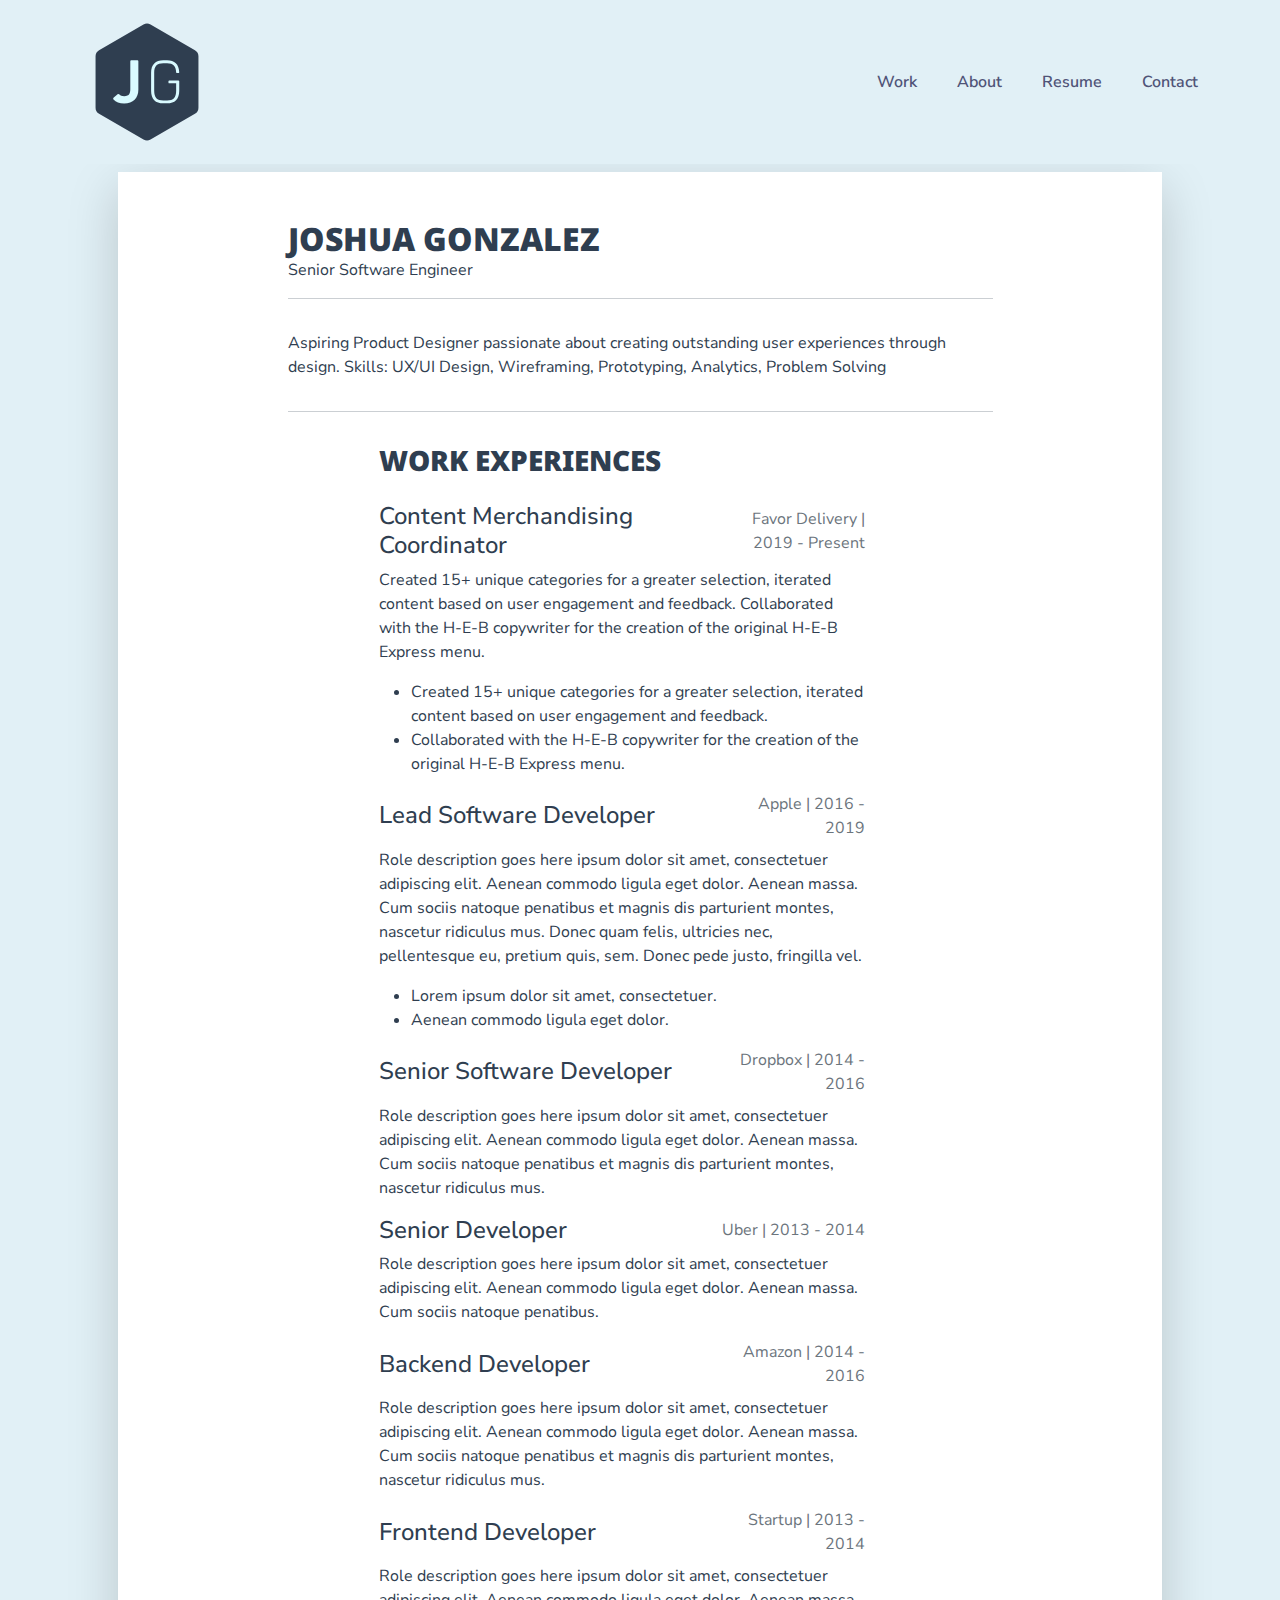
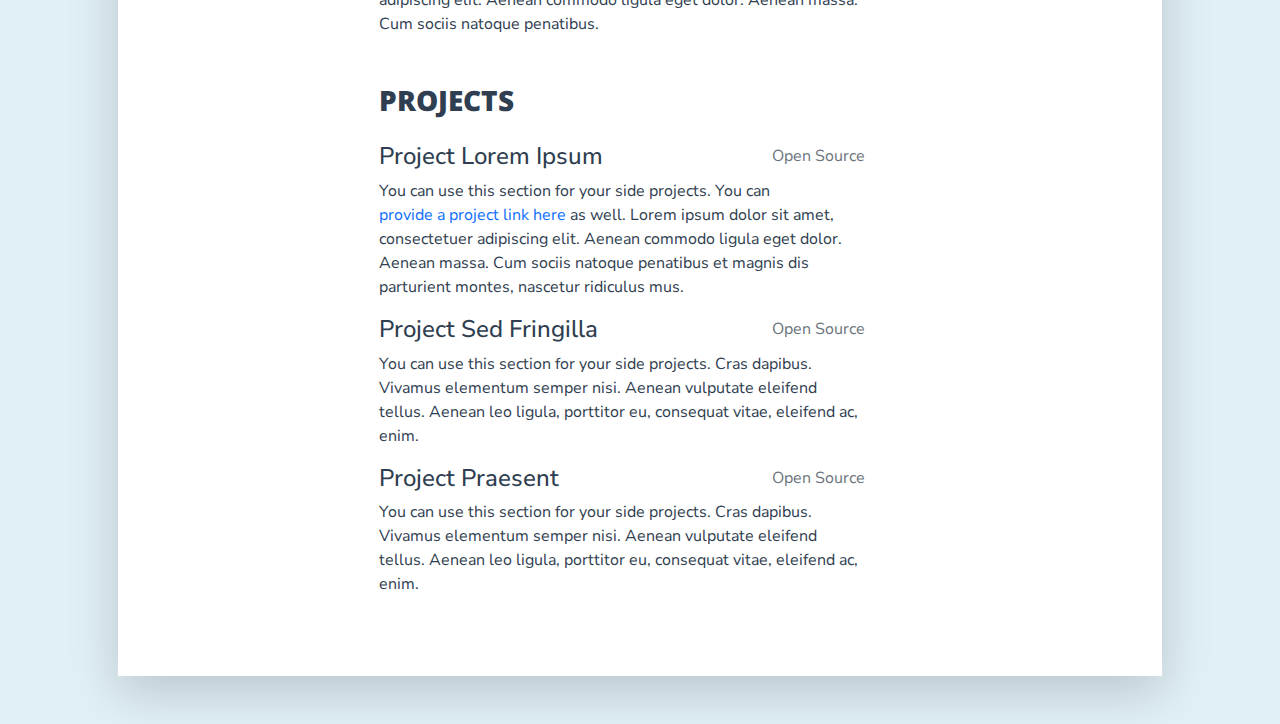
<file: resume html.html>
<!doctype html>
<html lang="en">
  <head>
    <!-- Required meta tags -->
    <meta charset="utf-8">
    <meta name="viewport" content="width=device-width, initial-scale=1">

    <!-- Bootstrap CSS -->
    <link href="https://cdn.jsdelivr.net/npm/bootstrap@5.1.0/dist/css/bootstrap.min.css" rel="stylesheet" integrity="sha384-KyZXEAg3QhqLMpG8r+8fhAXLRk2vvoC2f3B09zVXn8CA5QIVfZOJ3BCsw2P0p/We" crossorigin="anonymous">

    <!-- My CSS -->
    <link rel="stylesheet" href="bootstrap.css">
    <link rel="stylesheet" href="mycss.css">
<!-- Fonts -->
<link rel="preconnect" href="https://fonts.googleapis.com">
<link rel="preconnect" href="https://fonts.gstatic.com" crossorigin>
<link href="https://fonts.googleapis.com/css2?family=Noto+Sans:wght@700&family=Nunito+Sans:wght@300;700&display=swap" rel="stylesheet">

    <title>Josh Gonzalez Portfolio</title>
  </head>
  <body>
    <!--====== HEADER PART START ======-->

	<header class="header_area">
		<div id="header_navbar" class="header_navbar">
			<div class="container">
				<div class="row">
					<div class="col-lg-12">
						<nav class="navbar navbar-expand-lg">
							<a class="navbar-brand" href="index.html">
								<img id="logo" src="img/JGLogo.svg" alt="Logo">
							</a>
							<button class="navbar-toggler" type="button" data-toggle="collapse" data-target="#navbarSupportedContent"
								aria-controls="navbarSupportedContent" aria-expanded="false" aria-label="Toggle navigation">
								<span class="toggler-icon"></span>
								<span class="toggler-icon"></span>
								<span class="toggler-icon"></span>
							</button>
							<div class="collapse navbar-collapse sub-menu-bar" id="navbarSupportedContent">
								<ul id="nav" class="navbar-nav ml-auto">
									<li class="nav-item">
										<a  href="index.html">Work</a>
									</li>
									<li class="nav-item">
										<a class="page-scroll" href="#feature">About</a>
									</li>
									<li class="nav-item">
										<a href="resume html.html">Resume</a>
									</li>
									<li class="nav-item">
										<a class="page-scroll" href="#screenshots">Contact</a>
									</li>
								</ul>
							</div> <!-- navbar collapse -->
						</nav> <!-- navbar -->
					</div>
				</div> <!-- row -->
			</div> <!-- container -->
		</div> <!-- header navbar -->
	</header>

	<!--====== HEADER PART ENDS ======-->
    <a href="img/Josh Gonzalez Resume.pdf" download></a>

    <div class="main-wrapper">
		<div class="container px-3 px-lg-5">
			<article 
            style="background-color: white;"
            
            class="resume-wrapper mx-auto theme-bg-light p-5 mb-5 my-5 shadow-lg">
				
				<div class="resume-header">
					<div class="row align-items-center">
						<div class="resume-title col-12 col-md-6 col-lg-8 col-xl-9">
							<h2 class="resume-name mb-0 text-uppercase">Joshua Gonzalez</h2>
							<div class="resume-tagline mb-3 mb-md-0">Senior Software Engineer</div>
				<hr>
				<div class="resume-intro py-3">
					<div class="row align-items-center">
						<div class="col text-start">
							<p class="mb-0"> Aspiring Product Designer passionate about creating outstanding user experiences through design. 

                                Skills: UX/UI Design, Wireframing, Prototyping, Analytics, Problem Solving </p>
						</div><!--//col-->
					</div>
				</div><!--//resume-intro-->
				<hr>
				<div class="resume-body">
					<div class="row">
						<div class="resume-main col-12 col-lg-8 col-xl-9   pe-0   pe-lg-5">
							<section class="work-section py-3">
								<h3 class="text-uppercase resume-section-heading mb-4">Work Experiences</h3>
								<div class="item mb-3">
									<div class="item-heading row align-items-center mb-2">
										<h4 class="item-title col-12 col-md-6 col-lg-8 mb-2 mb-md-0">Content Merchandising Coordinator</h4>
										<div class="item-meta col-12 col-md-6 col-lg-4 text-muted text-start text-md-end">Favor Delivery | 2019 - Present</div>
										
									</div>
									<div class="item-content">
										<p>Created 15+ unique categories for a greater selection, iterated content based on user engagement and feedback.
                                            Collaborated with the H-E-B copywriter for the creation of the original H-E-B Express menu.
                                            </p>
										<ul class="resume-list">
											<li>Created 15+ unique categories for a greater selection, iterated content based on user engagement and feedback.</li>
											<li>Collaborated with the H-E-B copywriter for the creation of the original H-E-B Express menu.</li>
										</ul>
									</div>
								</div><!--//item-->
								<div class="item mb-3">
									<div class="item-heading row align-items-center mb-2">
										<h4 class="item-title col-12 col-md-6 col-lg-8 mb-2 mb-md-0">Lead Software Developer</h4>
										<div class="item-meta col-12 col-md-6 col-lg-4 text-muted text-start text-md-end">Apple | 2016 - 2019</div>
										
									</div>
									<div class="item-content">
										<p>Role description goes here ipsum dolor sit amet, consectetuer adipiscing elit. Aenean commodo ligula eget dolor. Aenean massa. Cum sociis natoque penatibus et magnis dis parturient montes, nascetur ridiculus mus. Donec quam felis, ultricies nec, pellentesque eu, pretium quis, sem. Donec pede justo, fringilla vel.</p>
										<ul class="resume-list">
											<li>Lorem ipsum dolor sit amet, consectetuer.</li>
											<li>Aenean commodo ligula eget dolor.</li>
										</ul>
									</div>
								</div><!--//item-->
								<div class="item mb-3">
									<div class="item-heading row align-items-center mb-2">
										<h4 class="item-title col-12 col-md-6 col-lg-8 mb-2 mb-md-0">Senior Software Developer</h4>
										<div class="item-meta col-12 col-md-6 col-lg-4 text-muted text-start text-md-end">Dropbox | 2014 - 2016</div>
										
									</div>
									<div class="item-content">
										<p>Role description goes here ipsum dolor sit amet, consectetuer adipiscing elit. Aenean commodo ligula eget dolor. Aenean massa. Cum sociis natoque penatibus et magnis dis parturient montes, nascetur ridiculus mus.</p>
									</div>
								</div><!--//item-->
								<div class="item">
									<div class="item-heading row align-items-center mb-2">
										<h4 class="item-title col-12 col-md-6 col-lg-8 mb-2 mb-md-0">Senior Developer</h4>
										<div class="item-meta col-12 col-md-6 col-lg-4 text-muted text-start text-md-end">Uber | 2013 - 2014</div>
										
									</div>
									<div class="item-content">
										<p>Role description goes here ipsum dolor sit amet, consectetuer adipiscing elit. Aenean commodo ligula eget dolor. Aenean massa. Cum sociis natoque penatibus. </p>
									</div>
								</div><!--//item-->
								<div class="item">
									<div class="item-heading row align-items-center mb-2">
										<h4 class="item-title col-12 col-md-6 col-lg-8 mb-2 mb-md-0">Backend Developer</h4>
										<div class="item-meta col-12 col-md-6 col-lg-4 text-muted text-start text-md-end">Amazon | 2014 - 2016</div>
										
									</div>
									<div class="item-content">
										<p>Role description goes here ipsum dolor sit amet, consectetuer adipiscing elit. Aenean commodo ligula eget dolor. Aenean massa. Cum sociis natoque penatibus et magnis dis parturient montes, nascetur ridiculus mus.</p>
									</div>
								</div><!--//item-->
								<div class="item">
									<div class="item-heading row align-items-center mb-2">
										<h4 class="item-title col-12 col-md-6 col-lg-8 mb-2 mb-md-0">Frontend Developer</h4>
										<div class="item-meta col-12 col-md-6 col-lg-4 text-muted text-start text-md-end">Startup | 2013 - 2014</div>
										
									</div>
									<div class="item-content">
										<p>Role description goes here ipsum dolor sit amet, consectetuer adipiscing elit. Aenean commodo ligula eget dolor. Aenean massa. Cum sociis natoque penatibus. </p>
									</div>
								</div><!--//item-->
								
							</section><!--//work-section-->

							
							<section class="project-section py-3">
								<h3 class="text-uppercase resume-section-heading mb-4">Projects</h3>
								<div class="item mb-3">
									<div class="item-heading row align-items-center mb-2">
										<h4 class="item-title col-12 col-md-6 col-lg-8 mb-2 mb-md-0">Project Lorem Ipsum</h4>
										<div class="item-meta col-12 col-md-6 col-lg-4 text-muted text-start text-md-end">Open Source</div>
										
									</div>
									<div class="item-content">
										<p>You can use this section for your side projects. You can <a href="#" class="theme-link">provide a project link here</a> as well. Lorem ipsum dolor sit amet, consectetuer adipiscing elit. Aenean commodo ligula eget dolor. Aenean massa. Cum sociis natoque penatibus et magnis dis parturient montes, nascetur ridiculus mus.</p>
										
										
									</div>
								</div><!--//item-->
								<div class="item">
									<div class="item-heading row align-items-center mb-2">
										<h4 class="item-title col-12 col-md-6 col-lg-8 mb-2 mb-md-0">Project Sed Fringilla</h4>
										<div class="item-meta col-12 col-md-6 col-lg-4 text-muted text-start text-md-end">Open Source</div>
										
									</div>
									<div class="item-content">
										<p>You can use this section for your side projects. Cras dapibus. Vivamus elementum semper nisi. Aenean vulputate eleifend tellus. Aenean leo ligula, porttitor eu, consequat vitae, eleifend ac, enim.</p>
										
									</div>
								</div><!--//item-->
								<div class="item">
									<div class="item-heading row align-items-center mb-2">
										<h4 class="item-title col-12 col-md-6 col-lg-8 mb-2 mb-md-0">Project Praesent </h4>
										<div class="item-meta col-12 col-md-6 col-lg-4 text-muted text-start text-md-end">Open Source</div>
										
									</div>
									<div class="item-content">
										<p>You can use this section for your side projects. Cras dapibus. Vivamus elementum semper nisi. Aenean vulputate eleifend tellus. Aenean leo ligula, porttitor eu, consequat vitae, eleifend ac, enim.</p>
										
									</div>
								</div>

  <!-- ========================= footer style-2 footer-dark end ========================= -->


    <!-- Optional JavaScript; choose one of the two! -->

    <!-- Option 1: Bootstrap Bundle with Popper -->
    <script src="https://cdn.jsdelivr.net/npm/bootstrap@5.1.0/dist/js/bootstrap.bundle.min.js" integrity="sha384-U1DAWAznBHeqEIlVSCgzq+c9gqGAJn5c/t99JyeKa9xxaYpSvHU5awsuZVVFIhvj" crossorigin="anonymous"></script>

    <!-- Option 2: Separate Popper and Bootstrap JS -->
    <!--
    <script src="https://cdn.jsdelivr.net/npm/@popperjs/core@2.9.3/dist/umd/popper.min.js" integrity="sha384-eMNCOe7tC1doHpGoWe/6oMVemdAVTMs2xqW4mwXrXsW0L84Iytr2wi5v2QjrP/xp" crossorigin="anonymous"></script>
    <script src="https://cdn.jsdelivr.net/npm/bootstrap@5.1.0/dist/js/bootstrap.min.js" integrity="sha384-cn7l7gDp0eyniUwwAZgrzD06kc/tftFf19TOAs2zVinnD/C7E91j9yyk5//jjpt/" crossorigin="anonymous"></script>
    -->

  </body>
</html>
</file>
<file: mycss.css>
body{
    background-color: #E1F0F6;
    font-family: 'Nunito Sans', sans-serif;
    font-size: 1rem;
    font-weight: 400;
    line-height: 1.5;
    color: #2F3E50
} 
h2{
    font-family: 'Noto Sans', sans-serif;
    font-weight: 900;
    font-style: normal;
}
div .info{ 
    color: #fff;

}
.header_area {
    height: 100px;
    max-height: 500px;
    text-align: right;
    
}
/*===== NAVBAR =====*/

* {
  margin: 0;
  padding: 0;
  -webkit-box-sizing: border-box;
  box-sizing: border-box;
}

img {
  max-width: 100%;
}

a:focus,
input:focus,
textarea:focus,
button:focus {
  text-decoration: none;
  outline: none;
}

a:focus,
a:hover {
  text-decoration: none;
}

i,
span,
a {
  display: inline-block;
  text-decoration: none;
}
.navbar-collapse {
    align-items: center;
    width: 100%;
    display: flex !important;
    justify-content: space-between
}
.ml-auto {
    margin-left: auto !important;} 

.navbar-nav {
        display: flex;
        flex-direction: column;
        padding-left: 0;
        margin-bottom: 0;
        list-style: none;}

.header_navbar {
    position: absolute;
    background: #E1F0F6;
    top: 0;
    left: 0;
    width: 100%;
    z-index: 999;
    -webkit-transition: all 0.3s ease-out 0s;
    transition: all 0.3s ease-out 0s;
    font-family: 'Nunito Sans', sans-serif;
    font-size: 1rem;
    font-weight: 200;
    line-height: 1.5;
  }
  
  .sticky {
    position: fixed;
    z-index: 99;
    background-color: #fff;
    -webkit-box-shadow: 0px 20px 50px 0px rgba(0, 0, 0, 0.05);
    box-shadow: 0px 20px 50px 0px rgba(0, 0, 0, 0.05);
    -webkit-transition: all 0.3s ease-out 0s;
    transition: all 0.3s ease-out 0s;
  }
  
  .sticky .navbar {
    padding: 5px 0;
  }
  
  .navbar {
    padding: 10px 0;
    border-radius: 15px;
    position: relative;
    -webkit-transition: all 0.3s ease-out 0s;
    transition: all 0.3s ease-out 0s;
  }
  
  .navbar-brand {
    padding: 0;
  }
  
  .navbar-brand img {
    width: 150px;
  }
  
  @media (max-width: 767px) {
    .navbar-brand img {
      width: 130px;
    }
  }
  
  .navbar-toggler {
    padding: 0;
  }
  
  .navbar-toggler:focus {
    -webkit-box-shadow: none;
    box-shadow: none;
  }
  
  .navbar-toggler .toggler-icon {
    width: 30px;
    height: 2px;
    background-color: #505478;
    display: block;
    margin: 5px 0;
    position: relative;
    -webkit-transition: all 0.3s ease-out 0s;
    transition: all 0.3s ease-out 0s;
  }
  
  .navbar-toggler.active .toggler-icon:nth-of-type(1) {
    -webkit-transform: rotate(45deg);
    transform: rotate(45deg);
    top: 7px;
  }
  
  .navbar-toggler.active .toggler-icon:nth-of-type(2) {
    opacity: 0;
  }
  
  .navbar-toggler.active .toggler-icon:nth-of-type(3) {
    -webkit-transform: rotate(135deg);
    transform: rotate(135deg);
    top: -7px;
  }
  
  @media only screen and (min-width: 768px) and (max-width: 991px) {
    .navbar-collapse {
      position: absolute;
      top: 100%;
      left: 0;
      width: 100%;
      background-color: #fff;
      z-index: 9;
      -webkit-box-shadow: 0px 15px 20px 0px rgba(0, 0, 0, 0.1);
      box-shadow: 0px 15px 20px 0px rgba(0, 0, 0, 0.1);
      padding: 5px 12px;
    }
  }
  
  @media (max-width: 767px) {
    .navbar-collapse {
      position: absolute;
      top: 100%;
      left: 0;
      width: 100%;
      background-color: #fff;
      z-index: 9;
      -webkit-box-shadow: 0px 15px 20px 0px rgba(0, 0, 0, 0.1);
      box-shadow: 0px 15px 20px 0px rgba(0, 0, 0, 0.1);
      padding: 5px 12px;
    }
  }
  
  .navbar-nav .nav-item {
    position: relative;
    margin-left: 40px;
  }
  
  @media only screen and (min-width: 992px) and (max-width: 1199px) {
    .navbar-nav .nav-item {
      margin-left: 30px;
    }
  }
  
  @media only screen and (min-width: 768px) and (max-width: 991px) {
    .navbar-nav .nav-item {
      margin: 0;
    }
  }
  
  @media (max-width: 767px) {
    .navbar-nav .nav-item {
      margin: 0;
    }
  }
  
  .navbar-nav .nav-item a {
    font-size: 16px;
    font-weight: 600;
    color: #505478;
    -webkit-transition: all 0.3s ease-out 0s;
    transition: all 0.3s ease-out 0s;
  }
  
  @media only screen and (min-width: 768px) and (max-width: 991px) {
    .navbar-nav .nav-item a {
      display: block;
      padding: 4px 0;
      color: #505478;
    }
  }
  
  @media (max-width: 767px) {
    .navbar-nav .nav-item a {
      display: block;
      padding: 4px 0;
      color: #505478;
    }
  }
  
  .navbar-nav .nav-item a.active, .navbar-nav .nav-item a:hover {
    color: #0f2ac2;
  }
  
  .navbar-nav .nav-item:hover .sub-menu {
    top: 100%;
    opacity: 1;
    visibility: visible;
  }
  
  @media only screen and (min-width: 768px) and (max-width: 991px) {
    .navbar-nav .nav-item:hover .sub-menu {
      top: 0;
    }
  }
  
  @media (max-width: 767px) {
    .navbar-nav .nav-item:hover .sub-menu {
      top: 0;
    }
  }
  
  .navbar-nav .nav-item .sub-menu {
    width: 200px;
    background-color: #505478;
    -webkit-box-shadow: 0px 0px 20px 0px rgba(0, 0, 0, 0.1);
    box-shadow: 0px 0px 20px 0px rgba(0, 0, 0, 0.1);
    position: absolute;
    top: 110%;
    left: 0;
    opacity: 0;
    visibility: hidden;
    -webkit-transition: all 0.3s ease-out 0s;
    transition: all 0.3s ease-out 0s;
  }
  
  @media only screen and (min-width: 768px) and (max-width: 991px) {
    .navbar-nav .nav-item .sub-menu {
      position: relative;
      width: 100%;
      top: 0;
      display: none;
      opacity: 1;
      visibility: visible;
    }
  }
  
  @media (max-width: 767px) {
    .navbar-nav .nav-item .sub-menu {
      position: relative;
      width: 100%;
      top: 0;
      display: none;
      opacity: 1;
      visibility: visible;
    }
  }
  
  .navbar-nav .nav-item .sub-menu li {
    display: block;
  }
  
  .navbar-nav .nav-item .sub-menu li a {
    display: block;
    padding: 8px 20px;
    color: #505478;
  }
  
  .navbar-nav .nav-item .sub-menu li a.active, .navbar-nav .nav-item .sub-menu li a:hover {
    padding-left: 25px;
    color: #DE5088;
  }
  
  .navbar-nav .sub-nav-toggler {
    display: none;
  }
  
  @media only screen and (min-width: 768px) and (max-width: 991px) {
    .navbar-nav .sub-nav-toggler {
      display: block;
      position: absolute;
      right: 0;
      top: 0;
      background: none;
      color: #222;
      font-size: 18px;
      border: 0;
      width: 30px;
      height: 30px;
    }
  }
  
  @media (max-width: 767px) {
    .navbar-nav .sub-nav-toggler {
      display: block;
      position: absolute;
      right: 0;
      top: 0;
      background: none;
      color: #222;
      font-size: 18px;
      border: 0;
      width: 30px;
      height: 30px;
    }
  }
  
  .navbar-nav .sub-nav-toggler span {
    width: 8px;
    height: 8px;
    border-left: 1px solid #222;
    border-bottom: 1px solid #222;
    -webkit-transform: rotate(-45deg);
    transform: rotate(-45deg);
    position: relative;
    top: -5px;
  }
  
  .sticky .navbar-toggler .toggler-icon {
    background-color: #505478;
  }
  
  .sticky .navbar-nav .nav-item a {
    color: #505478;
  }
  
  .sticky .navbar-nav .nav-item a::before {
    background-color: #DE5088;
  }
  
  .sticky .navbar-nav .nav-item a.active, .sticky .navbar-nav .nav-item a:hover {
    color: #DE5088;
  }
  
  .hero-area {
    padding-top: 160px;
    padding-bottom: 50px;
    position: relative;
    overflow: hidden;
    z-index: 1;
  }
  
  @media only screen and (min-width: 992px) and (max-width: 1199px) {
    .hero-area {
      padding-top: 180px;
    }
  }
  
  .hero-area .hero-content {
    padding-bottom: 80px;
  }
  
  .hero-area .hero-content h2 {
    font-size: 55px;
    line-height: 65px;
    font-weight: 700;
    margin-bottom: 30px;
  }
  
  @media only screen and (min-width: 992px) and (max-width: 1199px) {
    .hero-area .hero-content h2 {
      font-size: 42px;
      line-height: 55px;
    }
  }
  
  @media (max-width: 767px) {
    .hero-area .hero-content h2 {
      font-size: 38px;
      line-height: 50px;
    }
  }
  
  .hero-area .hero-content p {
    font-size: 18px;
    margin-bottom: 40px;
    line-height: 28px;
  }
  
  .hero-area .hero-content .hero-btns {
    display: -webkit-box;
    display: -ms-flexbox;
    display: flex;
    -ms-flex-wrap: wrap;
        flex-wrap: wrap;
    -webkit-box-align: center;
        -ms-flex-align: center;
            align-items: center;
  }
  
  .hero-area .hero-content .hero-btns .main-btn {
    margin-right: 40px;
    margin-bottom: 20px;
  }
  
  @media only screen and (min-width: 992px) and (max-width: 1199px) {
    .hero-area .hero-content .hero-btns .main-btn {
      margin-right: 20px;
    }
  }
  
  .hero-area .hero-content .hero-btns .watch-btn {
    margin-bottom: 20px;
  }
  
  .hero-area .hero-content .hero-btns .watch-btn i {
    width: 50px;
    height: 50px;
    border-radius: 50%;
    border: 3px solid #a866d1;
    font-size: 20px;
    text-align: center;
    line-height: 45px;
    background: -webkit-gradient(linear, left top, left bottom, from(#a866d1), to(#f9a4d7));
    background: linear-gradient(#a866d1 0%, #f9a4d7 100%);
    -webkit-background-clip: text;
    background-clip: text;
    color: transparent;
  }
  
  .hero-area .hero-content .hero-btns .watch-btn span {
    font-size: 18px;
    font-weight: 600;
    margin-left: 20px;
    display: inline-block;
    color: #505478;
    -webkit-transition: all 0.3s ease-out 0s;
    transition: all 0.3s ease-out 0s;
  }
  
  .hero-area .hero-content .hero-btns .watch-btn span:hover {
    color: #DE5088;
  }
  
  @media only screen and (min-width: 992px) and (max-width: 1199px) {
    .hero-area .hero-content .hero-btns .watch-btn span {
      margin-left: 15px;
    }
  }
  
  .hero-area .counter-up {
    display: -webkit-box;
    display: -ms-flexbox;
    display: flex;
    -webkit-box-pack: start;
        -ms-flex-pack: start;
            justify-content: flex-start;
    padding-bottom: 30px;
  }
  
  .hero-area .counter-up .single-counter {
    padding: 0 40px;
    position: relative;
  }
  
  .hero-area .counter-up .single-counter::after {
    content: '';
    position: absolute;
    width: 4px;
    height: 24px;
    background: rgba(80, 84, 120, 0.6);
    right: 0;
    top: 10px;
  }
  
  .hero-area .counter-up .single-counter:first-child {
    padding-left: 0;
  }
  
  .hero-area .counter-up .single-counter:last-child {
    padding-right: 0;
  }
  
  .hero-area .counter-up .single-counter:last-child::after {
    display: none;
  }
  
  .hero-area .counter-up .single-counter span {
    text-align: center;
    display: block;
    font-size: 20px;
    font-weight: 600;
  }
  
  @media (max-width: 767px) {
    .hero-area .counter-up .single-counter span {
      font-size: 16px;
    }
  }
  
  @media only screen and (min-width: 576px) and (max-width: 767px) {
    .hero-area .counter-up .single-counter span {
      font-size: 18px;
    }
  }
  
  .hero-area .counter-up .single-counter span.countup {
    font-size: 30px;
    font-weight: 700;
  }
  
  @media (max-width: 767px) {
    .hero-area .counter-up .single-counter span.countup {
      font-size: 20px;
    }
  }
  
  @media only screen and (min-width: 576px) and (max-width: 767px) {
    .hero-area .counter-up .single-counter span.countup {
      font-size: 24px;
    }
  }
  
  .hero-area .hero-img .img-screen {
    position: absolute;
    z-index: -1;
  }
  
  @media only screen and (min-width: 1200px) and (max-width: 1399px) {
    .hero-area .hero-img .img-screen {
      width: 40%;
    }
  }
  
  @media only screen and (min-width: 992px) and (max-width: 1199px) {
    .hero-area .hero-img .img-screen {
      width: 40%;
    }
  }
  
  @media only screen and (min-width: 768px) and (max-width: 991px) {
    .hero-area .hero-img .img-screen {
      display: none;
    }
  }
  
  @media (max-width: 767px) {
    .hero-area .hero-img .img-screen {
      display: none;
    }
  }
  
  .hero-area .hero-img .img-screen.screen-1 {
    right: 25%;
    bottom: -350px;
  }
  
  @media only screen and (min-width: 1200px) and (max-width: 1399px) {
    .hero-area .hero-img .img-screen.screen-1 {
      right: 0;
    }
  }
  
  @media only screen and (min-width: 992px) and (max-width: 1199px) {
    .hero-area .hero-img .img-screen.screen-1 {
      right: 0;
    }
  }
  
  .hero-area .hero-img .img-screen.screen-2 {
    bottom: 60px;
    right: -220px;
  }
  
  @media only screen and (min-width: 1200px) and (max-width: 1399px) {
    .hero-area .hero-img .img-screen.screen-2 {
      bottom: 180px;
      right: -276px;
    }
  }
  
  @media only screen and (min-width: 992px) and (max-width: 1199px) {
    .hero-area .hero-img .img-screen.screen-2 {
      bottom: 180px;
      right: -276px;
    }
  }
  
  .hero-area .hero-img .img-screen.screen-3 {
    right: -125px;
    bottom: -475px;
  }
  
  @media only screen and (min-width: 1200px) and (max-width: 1399px) {
    .hero-area .hero-img .img-screen.screen-3 {
      right: -250px;
      bottom: -250px;
    }
  }
  
  @media only screen and (min-width: 992px) and (max-width: 1199px) {
    .hero-area .hero-img .img-screen.screen-3 {
      right: -180px;
      bottom: -160px;
    }
  }
  
  .feature-area .single-feature {
    padding: 45px 30px;
    border-radius: 10px;
    background: #fff;
    position: relative;
    -webkit-transition: all 0.3s ease-out 0s;
    transition: all 0.3s ease-out 0s;
    -webkit-box-shadow: 0px -33px 51px rgba(209, 209, 209, 0.16);
    box-shadow: 0px -33px 51px rgba(209, 209, 209, 0.16);
    overflow: hidden;
  }
  
  @media only screen and (min-width: 992px) and (max-width: 1199px) {
    .feature-area .single-feature {
      padding: 40px 20px;
    }
  }
  
  @media only screen and (min-width: 768px) and (max-width: 991px) {
    .feature-area .single-feature {
      margin-bottom: 30px;
    }
  }
  
  @media (max-width: 767px) {
    .feature-area .single-feature {
      margin-bottom: 30px;
    }
  }
  
  .feature-area .single-feature::after {
    content: '';
    position: absolute;
    width: 50%;
    height: 3px;
    -webkit-transition: all 0.3s ease-out 0s;
    transition: all 0.3s ease-out 0s;
    left: 0;
    bottom: 0;
    opacity: 0;
    visibility: hidden;
  }
  
  .feature-area .single-feature.item-1::after {
    background: -webkit-gradient(linear, left top, left bottom, from(#4354e2), to(#6ca3f3));
    background: linear-gradient(#4354e2 0%, #6ca3f3 100%);
  }
  
  .feature-area .single-feature.item-2::after {
    background: -webkit-gradient(linear, left top, left bottom, from(#dc4985), to(#f18da2));
    background: linear-gradient(#dc4985 0%, #f18da2 100%);
  }
  
  .feature-area .single-feature.item-3::after {
    background: -webkit-gradient(linear, left top, left bottom, from(#2cc590), to(#75eb92));
    background: linear-gradient(#2cc590 0%, #75eb92 100%);
  }
  
  .feature-area .single-feature.item-4::after {
    background: -webkit-gradient(linear, left top, left bottom, from(#a866d1), to(#f9a4d7));
    background: linear-gradient(#a866d1 0%, #f9a4d7 100%);
  }
  
  .feature-area .single-feature:hover {
    -webkit-box-shadow: 0px 0px 51px rgba(165, 165, 165, 0.26);
    box-shadow: 0px 0px 51px rgba(165, 165, 165, 0.26);
  }
  
  .feature-area .single-feature:hover::after {
    width: 100%;
    opacity: 1;
    visibility: visible;
  }
  
  .feature-area .single-feature:hover .feature-icon {
    border-radius: 50%;
  }
  
  .feature-area .single-feature .feature-content h4 {
    margin-bottom: 20px;
    font-size: 23px;
    font-weight: 600;
  }
  
  @media only screen and (min-width: 992px) and (max-width: 1199px) {
    .feature-area .single-feature .feature-content h4 {
      font-size: 20px;
      margin-bottom: 15px;
    }
  }
  
  .feature-area .single-feature .feature-content p {
    font-size: 16px;
    line-height: 24px;
    color: #868AAA;
  }
  /* ============================= 
    GALLERY-2 CSS
================================ */
.row {
    --bs-gutter-x: 1.5rem;
    --bs-gutter-y: 0;
    display: flex;
    flex-wrap: wrap;
    margin-top: calc(var(--bs-gutter-y) * -1);
    margin-right: calc(var(--bs-gutter-x) / -2);
    margin-left: calc(var(--bs-gutter-x) / -2);
    justify-content: space-around}
    
.gallery-style-2 {
    padding: 100px 0 70px;
    background: #2F3E50;
  }
  
  .gallery-style-2 .single-gallery {
    position: relative;
    overflow: hidden;
    z-index: 1;
    margin-bottom: 30px;
  }
  
  .gallery-style-2 .single-gallery:hover .overlay {
    opacity: 1;
    visibility: visible;
  }
  
  .gallery-style-2 .single-gallery:hover .overlay .action {
    transform: translateY(0px);
  }
  
  .gallery-style-2 .single-gallery .image {
    position: relative;
    overflow: hidden;
    margin-bottom: 30px;
    border-radius: 5px;
  }
  
  .gallery-style-2 .single-gallery .image img {
    width: 100%;
  }
  
  .gallery-style-2 .single-gallery .overlay {
    position: absolute;
    width: 100%;
    height: 100%;
    top: 0;
    left: 0;
    display: flex;
    justify-content: center;
    align-items: center;
    opacity: 0;
    visibility: hidden;
    transition: all 0.3s ease-out 0s;
    background: rgba(47, 128, 237, 0.3);
  }
  
  .gallery-style-2 .single-gallery .overlay .action {
    transform: translateY(20px);
    transition: all 0.3s ease-out 0s;
  }
  
  .gallery-style-2 .single-gallery .overlay .action a {
    width: 60px;
    height: 60px;
    border-radius: 50%;
    background: #ffffff;
    color: #323450;
    font-size: 20px;
    display: flex;
    justify-content: center;
    align-items: center;
  }
  
  .gallery-style-2 .single-gallery .info {
    transition: all 0.3s ease-out 0s;
  }
  
  .gallery-style-2 .single-gallery .info h5 {
    margin-bottom: 15px;}

    .container,
.container-fluid,
.container-lg,
.container-md,
.container-sm,
.container-xl,
.container-xxl {
    --bs-gutter-x: 1.5rem;
    width: 100%;
    padding-right: calc(var(--bs-gutter-x) / 2);
    padding-left: calc(var(--bs-gutter-x) / 2);
    margin-right: auto;
    margin-left: auto;
}
@media (min-width: 576px) {
    .container,
    .container-sm {
        max-width: 540px;
    }
}
@media (min-width: 768px) {
    .container,
    .container-md,
    .container-sm {
        max-width: 720px;
    }
}
@media (min-width: 992px) {
    .container,
    .container-lg,
    .container-md,
    .container-sm {
        max-width: 960px;
    }
}
@media (min-width: 1200px) {
    .container,
    .container-lg,
    .container-md,
    .container-sm,
    .container-xl {
        max-width: 1140px;
    }
}
@media (min-width: 1400px) {
    .container,
    .container-lg,
    .container-md,
    .container-sm,
    .container-xl,
    .container-xxl {
        max-width: 1320px;
    }}

    *,
::after,
::before {
    box-sizing: border-box;}

    /* ============================= 
    FEATURE-1 CSS
================================ */
.feature-style-1 {
  background: #E1F0F6;
  padding: 100px 0;
}
h3{
  font-family: 'Noto Sans', sans-serif;
  font-weight: 900;
}

.feature-style-1 .single-feature {
  padding: 30px;
}

@media only screen and (min-width: 992px) and (max-width: 1199px) {
  .feature-style-1 .single-feature {
    padding: 30px 0;
  }
}

@media only screen and (min-width: 768px) and (max-width: 991px) {
  .feature-style-1 .single-feature {
    padding: 30px 20px;
  }
}

.feature-style-1 .single-feature .feature-top {
  display: flex;
  align-items: flex-end;
}

.feature-style-1 .single-feature .feature-top .icon {
  width: 75px;
  font-size: 50px;
  color: #2F3E50;
  line-height: 1;
  margin-bottom: 25px;
  margin-right: 12px;
}

.feature-style-1 .single-feature .feature-top .heading h5 {
  margin-bottom: 25px;
  font-weight: 600;
}

/*--------------------------------

LineIcons Free Web Font
Author: lineicons.com

-------------------------------- */
@font-face {
  font-family: 'LineIcons';
  src: url('../fonts/LineIcons.eot');
  src: url('../fonts/LineIcons.eot') format('embedded-opentype'), url('../fonts/LineIcons.woff2') format('woff2'), url('../fonts/LineIcons.woff') format('woff'), url('../fonts/LineIcons.ttf') format('truetype'), url('../fonts/LineIcons.svg') format('svg');
  font-weight: normal;
  font-style: normal;
}
/*------------------------
	base class definition
-------------------------*/
.lni {
  display: inline-block;
  font: normal normal normal 1em/1 'LineIcons';
  text-transform: none;
  /* Better Font Rendering */
  -webkit-font-smoothing: antialiased;
  -moz-osx-font-smoothing: grayscale;
}
/*------------------------
  change icon size
-------------------------*/
/* relative units */
.lni-sm {
  font-size: 0.8em;
}
.lni-lg {
  font-size: 1.2em;
}
/* absolute units */
.lni-16 {
  font-size: 16px;
}
.lni-32 {
  font-size: 32px;
}
/*----------------------------------
  add a square/circle background
-----------------------------------*/
.lni-bg-square,
.lni-bg-circle {
  padding: 0.35em;
  background-color: #eee;
}
.lni-bg-circle {
  border-radius: 50%;
}
/*------------------------------------
  use icons as list item markers
-------------------------------------*/
.lni-ul {
  padding-left: 0;
  list-style-type: none;
}
.lni-ul > li {
  display: flex;
  align-items: flex-start;
  line-height: 1.4;
}
.lni-ul > li > .lni {
  margin-right: 0.4em;
  line-height: inherit;
}
/*------------------------
  spinning icons
-------------------------*/
.lni-is-spinning {
  -webkit-animation: lni-spin 2s infinite linear;
  -moz-animation: lni-spin 2s infinite linear;
  animation: lni-spin 2s infinite linear;
}
@-webkit-keyframes lni-spin {
  0% {
    -webkit-transform: rotate(0deg);
  }
  100% {
    -webkit-transform: rotate(360deg);
  }
}
@-moz-keyframes lni-spin {
  0% {
    -moz-transform: rotate(0deg);
  }
  100% {
    -moz-transform: rotate(360deg);
  }
}
@keyframes lni-spin {
  0% {
    -webkit-transform: rotate(0deg);
    -moz-transform: rotate(0deg);
    -ms-transform: rotate(0deg);
    -o-transform: rotate(0deg);
    transform: rotate(0deg);
  }
  100% {
    -webkit-transform: rotate(360deg);
    -moz-transform: rotate(360deg);
    -ms-transform: rotate(360deg);
    -o-transform: rotate(360deg);
    transform: rotate(360deg);
  }
}
/*------------------------
  rotated/flipped icons
-------------------------*/
.lni-rotate-90 {
  filter: progid:DXImageTransform.Microsoft.BasicImage(rotation=1);
  -webkit-transform: rotate(90deg);
  -moz-transform: rotate(90deg);
  -ms-transform: rotate(90deg);
  -o-transform: rotate(90deg);
  transform: rotate(90deg);
}
.lni-rotate-180 {
  filter: progid:DXImageTransform.Microsoft.BasicImage(rotation=2);
  -webkit-transform: rotate(180deg);
  -moz-transform: rotate(180deg);
  -ms-transform: rotate(180deg);
  -o-transform: rotate(180deg);
  transform: rotate(180deg);
}
.lni-rotate-270 {
  filter: progid:DXImageTransform.Microsoft.BasicImage(rotation=3);
  -webkit-transform: rotate(270deg);
  -moz-transform: rotate(270deg);
  -ms-transform: rotate(270deg);
  -o-transform: rotate(270deg);
  transform: rotate(270deg);
}
.lni-flip-y {
  filter: progid:DXImageTransform.Microsoft.BasicImage(rotation=0);
  -webkit-transform: scale(-1, 1);
  -moz-transform: scale(-1, 1);
  -ms-transform: scale(-1, 1);
  -o-transform: scale(-1, 1);
  transform: scale(-1, 1);
}
.lni-flip-x {
  filter: progid:DXImageTransform.Microsoft.BasicImage(rotation=2);
  -webkit-transform: scale(1, -1);
  -moz-transform: scale(1, -1);
  -ms-transform: scale(1, -1);
  -o-transform: scale(1, -1);
  transform: scale(1, -1);
}
/*------------------------
	icons
-------------------------*/

.lni-500px::before {
  content: "\ea02";
}

.lni-add-files::before {
  content: "\ea03";
}

.lni-alarm-clock::before {
  content: "\ea04";
}

.lni-alarm::before {
  content: "\ea05";
}

.lni-airbnb::before {
  content: "\ea06";
}

.lni-adobe::before {
  content: "\ea07";
}

.lni-amazon-pay::before {
  content: "\ea08";
}

.lni-amazon::before {
  content: "\ea09";
}

.lni-amex::before {
  content: "\ea0a";
}

.lni-anchor::before {
  content: "\ea0b";
}

.lni-amazon-original::before {
  content: "\ea0c";
}

.lni-android-original::before {
  content: "\ea0d";
}

.lni-android::before {
  content: "\ea0e";
}

.lni-angellist::before {
  content: "\ea0f";
}

.lni-angle-double-down::before {
  content: "\ea10";
}

.lni-angle-double-left::before {
  content: "\ea11";
}

.lni-angle-double-right::before {
  content: "\ea12";
}

.lni-angle-double-up::before {
  content: "\ea13";
}

.lni-angular::before {
  content: "\ea14";
}

.lni-apartment::before {
  content: "\ea15";
}

.lni-app-store::before {
  content: "\ea16";
}

.lni-apple-pay::before {
  content: "\ea17";
}

.lni-apple::before {
  content: "\ea18";
}

.lni-archive::before {
  content: "\ea19";
}

.lni-arrow-down-circle::before {
  content: "\ea1a";
}

.lni-arrow-left-circle::before {
  content: "\ea1b";
}

.lni-arrow-left::before {
  content: "\ea1c";
}

.lni-arrow-right-circle::before {
  content: "\ea1d";
}

.lni-arrow-right::before {
  content: "\ea1e";
}

.lni-arrow-top-left::before {
  content: "\ea1f";
}

.lni-arrow-top-right::before {
  content: "\ea20";
}

.lni-arrow-up-circle::before {
  content: "\ea21";
}

.lni-arrow-up::before {
  content: "\ea22";
}

.lni-arrows-horizontal::before {
  content: "\ea23";
}

.lni-arrows-vertical::before {
  content: "\ea24";
}

.lni-atlassian::before {
  content: "\ea25";
}

.lni-aws::before {
  content: "\ea26";
}

.lni-arrow-down::before {
  content: "\ea27";
}

.lni-ambulance::before {
  content: "\ea28";
}

.lni-agenda::before {
  content: "\ea29";
}

.lni-backward::before {
  content: "\ea2a";
}

.lni-baloon::before {
  content: "\ea2b";
}

.lni-ban::before {
  content: "\ea2c";
}

.lni-bar-chart::before {
  content: "\ea2d";
}

.lni-behance-original::before {
  content: "\ea2e";
}

.lni-bitbucket::before {
  content: "\ea2f";
}

.lni-bitcoin::before {
  content: "\ea30";
}

.lni-blackboard::before {
  content: "\ea31";
}

.lni-blogger::before {
  content: "\ea32";
}

.lni-bluetooth::before {
  content: "\ea33";
}

.lni-bold::before {
  content: "\ea34";
}

.lni-bolt-alt::before {
  content: "\ea35";
}

.lni-bolt::before {
  content: "\ea36";
}

.lni-book::before {
  content: "\ea37";
}

.lni-bookmark-alt::before {
  content: "\ea38";
}

.lni-bookmark::before {
  content: "\ea39";
}

.lni-bootstrap::before {
  content: "\ea3a";
}

.lni-bricks::before {
  content: "\ea3b";
}

.lni-bridge::before {
  content: "\ea3c";
}

.lni-briefcase::before {
  content: "\ea3d";
}

.lni-brush-alt::before {
  content: "\ea3e";
}

.lni-brush::before {
  content: "\ea3f";
}

.lni-bubble::before {
  content: "\ea40";
}

.lni-bug::before {
  content: "\ea41";
}

.lni-bulb::before {
  content: "\ea42";
}

.lni-bullhorn::before {
  content: "\ea43";
}

.lni-burger::before {
  content: "\ea44";
}

.lni-bus::before {
  content: "\ea45";
}

.lni-cake::before {
  content: "\ea46";
}

.lni-calculator::before {
  content: "\ea47";
}

.lni-calendar::before {
  content: "\ea48";
}

.lni-camera::before {
  content: "\ea49";
}

.lni-candy-cane::before {
  content: "\ea4a";
}

.lni-candy::before {
  content: "\ea4b";
}

.lni-capsule::before {
  content: "\ea4c";
}

.lni-car-alt::before {
  content: "\ea4d";
}

.lni-car::before {
  content: "\ea4e";
}

.lni-caravan::before {
  content: "\ea4f";
}

.lni-cart-full::before {
  content: "\ea50";
}

.lni-cart::before {
  content: "\ea51";
}

.lni-certificate::before {
  content: "\ea52";
}

.lni-checkbox::before {
  content: "\ea53";
}

.lni-checkmark-circle::before {
  content: "\ea54";
}

.lni-checkmark::before {
  content: "\ea55";
}

.lni-chef-hat::before {
  content: "\ea56";
}

.lni-chevron-down-circle::before {
  content: "\ea57";
}

.lni-chevron-down::before {
  content: "\ea58";
}

.lni-chevron-left-circle::before {
  content: "\ea59";
}

.lni-chevron-left::before {
  content: "\ea5a";
}

.lni-chevron-right-circle::before {
  content: "\ea5b";
}

.lni-chevron-right::before {
  content: "\ea5c";
}

.lni-chevron-up-circle::before {
  content: "\ea5d";
}

.lni-chevron-up::before {
  content: "\ea5e";
}

.lni-chrome::before {
  content: "\ea5f";
}

.lni-circle-minus::before {
  content: "\ea60";
}

.lni-circle-plus::before {
  content: "\ea61";
}

.lni-clipboard::before {
  content: "\ea62";
}

.lni-close::before {
  content: "\ea63";
}

.lni-cloud-check::before {
  content: "\ea64";
}

.lni-cloud-download::before {
  content: "\ea65";
}

.lni-cloud-network::before {
  content: "\ea66";
}

.lni-cloud-sync::before {
  content: "\ea67";
}

.lni-cloud-upload::before {
  content: "\ea68";
}

.lni-cloud::before {
  content: "\ea69";
}

.lni-cloudy-sun::before {
  content: "\ea6a";
}

.lni-code-alt::before {
  content: "\ea6b";
}

.lni-code::before {
  content: "\ea6c";
}

.lni-codepen::before {
  content: "\ea6d";
}

.lni-coffee-cup::before {
  content: "\ea6e";
}

.lni-cog::before {
  content: "\ea6f";
}

.lni-cogs::before {
  content: "\ea70";
}

.lni-coin::before {
  content: "\ea71";
}

.lni-comments-alt::before {
  content: "\ea72";
}

.lni-comments-reply::before {
  content: "\ea73";
}

.lni-comments::before {
  content: "\ea74";
}

.lni-compass::before {
  content: "\ea75";
}

.lni-construction-hammer::before {
  content: "\ea76";
}

.lni-construction::before {
  content: "\ea77";
}

.lni-consulting::before {
  content: "\ea78";
}

.lni-control-panel::before {
  content: "\ea79";
}

.lni-cpanel::before {
  content: "\ea7a";
}

.lni-creative-commons::before {
  content: "\ea7b";
}

.lni-credit-cards::before {
  content: "\ea7c";
}

.lni-crop::before {
  content: "\ea7d";
}

.lni-cross-circle::before {
  content: "\ea7e";
}

.lni-crown::before {
  content: "\ea7f";
}

.lni-css3::before {
  content: "\ea80";
}

.lni-cup::before {
  content: "\ea81";
}

.lni-customer::before {
  content: "\ea82";
}

.lni-cut::before {
  content: "\ea83";
}

.lni-dashboard::before {
  content: "\ea84";
}

.lni-database::before {
  content: "\ea85";
}

.lni-delivery::before {
  content: "\ea86";
}

.lni-dev::before {
  content: "\ea87";
}

.lni-diamond-alt::before {
  content: "\ea88";
}

.lni-diamond::before {
  content: "\ea89";
}

.lni-diners-club::before {
  content: "\ea8a";
}

.lni-dinner::before {
  content: "\ea8b";
}

.lni-direction-alt::before {
  content: "\ea8c";
}

.lni-direction-ltr::before {
  content: "\ea8d";
}

.lni-direction-rtl::before {
  content: "\ea8e";
}

.lni-direction::before {
  content: "\ea8f";
}

.lni-discord::before {
  content: "\ea90";
}

.lni-discover::before {
  content: "\ea91";
}

.lni-display-alt::before {
  content: "\ea92";
}

.lni-display::before {
  content: "\ea93";
}

.lni-docker::before {
  content: "\ea94";
}

.lni-dollar::before {
  content: "\ea95";
}

.lni-domain::before {
  content: "\ea96";
}

.lni-download::before {
  content: "\ea97";
}

.lni-dribbble::before {
  content: "\ea98";
}

.lni-drop::before {
  content: "\ea99";
}

.lni-dropbox-original::before {
  content: "\ea9a";
}

.lni-dropbox::before {
  content: "\ea9b";
}

.lni-drupal-original::before {
  content: "\ea9c";
}

.lni-drupal::before {
  content: "\ea9d";
}

.lni-dumbbell::before {
  content: "\ea9e";
}

.lni-edge::before {
  content: "\ea9f";
}

.lni-emoji-cool::before {
  content: "\eaa0";
}

.lni-emoji-friendly::before {
  content: "\eaa1";
}

.lni-emoji-happy::before {
  content: "\eaa2";
}

.lni-emoji-sad::before {
  content: "\eaa3";
}

.lni-emoji-smile::before {
  content: "\eaa4";
}

.lni-emoji-speechless::before {
  content: "\eaa5";
}

.lni-emoji-suspect::before {
  content: "\eaa6";
}

.lni-emoji-tounge::before {
  content: "\eaa7";
}

.lni-empty-file::before {
  content: "\eaa8";
}

.lni-enter::before {
  content: "\eaa9";
}

.lni-envato::before {
  content: "\eaaa";
}

.lni-envelope::before {
  content: "\eaab";
}

.lni-eraser::before {
  content: "\eaac";
}

.lni-euro::before {
  content: "\eaad";
}

.lni-exit-down::before {
  content: "\eaae";
}

.lni-exit-up::before {
  content: "\eaaf";
}

.lni-exit::before {
  content: "\eab0";
}

.lni-eye::before {
  content: "\eab1";
}

.lni-facebook-filled::before {
  content: "\eab2";
}

.lni-facebook-messenger::before {
  content: "\eab3";
}

.lni-facebook-original::before {
  content: "\eab4";
}

.lni-facebook-oval::before {
  content: "\eab5";
}

.lni-facebook::before {
  content: "\eab6";
}

.lni-figma::before {
  content: "\eab7";
}

.lni-files::before {
  content: "\eab8";
}

.lni-firefox-original::before {
  content: "\eab9";
}

.lni-firefox::before {
  content: "\eaba";
}

.lni-fireworks::before {
  content: "\eabb";
}

.lni-first-aid::before {
  content: "\eabc";
}

.lni-flag-alt::before {
  content: "\eabd";
}

.lni-flag::before {
  content: "\eabe";
}

.lni-flags::before {
  content: "\eabf";
}

.lni-flickr::before {
  content: "\eac0";
}

.lni-basketball::before {
  content: "\eac1";
}

.lni-behance::before {
  content: "\eac2";
}

.lni-forward::before {
  content: "\eac3";
}

.lni-frame-expand::before {
  content: "\eac4";
}

.lni-flower::before {
  content: "\eac5";
}

.lni-full-screen::before {
  content: "\eac6";
}

.lni-funnel::before {
  content: "\eac7";
}

.lni-gallery::before {
  content: "\eac8";
}

.lni-game::before {
  content: "\eac9";
}

.lni-gift::before {
  content: "\eaca";
}

.lni-git::before {
  content: "\eacb";
}

.lni-github-original::before {
  content: "\eacc";
}

.lni-github::before {
  content: "\eacd";
}

.lni-goodreads::before {
  content: "\eace";
}

.lni-google-drive::before {
  content: "\eacf";
}

.lni-google-pay::before {
  content: "\ead0";
}

.lni-fresh-juice::before {
  content: "\ead1";
}

.lni-folder::before {
  content: "\ead2";
}

.lni-bi-cycle::before {
  content: "\ead3";
}

.lni-graph::before {
  content: "\ead4";
}

.lni-grid-alt::before {
  content: "\ead5";
}

.lni-grid::before {
  content: "\ead6";
}

.lni-google-wallet::before {
  content: "\ead7";
}

.lni-grow::before {
  content: "\ead8";
}

.lni-hammer::before {
  content: "\ead9";
}

.lni-hand::before {
  content: "\eada";
}

.lni-handshake::before {
  content: "\eadb";
}

.lni-harddrive::before {
  content: "\eadc";
}

.lni-headphone-alt::before {
  content: "\eadd";
}

.lni-headphone::before {
  content: "\eade";
}

.lni-heart-filled::before {
  content: "\eadf";
}

.lni-heart-monitor::before {
  content: "\eae0";
}

.lni-heart::before {
  content: "\eae1";
}

.lni-helicopter::before {
  content: "\eae2";
}

.lni-helmet::before {
  content: "\eae3";
}

.lni-help::before {
  content: "\eae4";
}

.lni-highlight-alt::before {
  content: "\eae5";
}

.lni-highlight::before {
  content: "\eae6";
}

.lni-home::before {
  content: "\eae7";
}

.lni-hospital::before {
  content: "\eae8";
}

.lni-hourglass::before {
  content: "\eae9";
}

.lni-html5::before {
  content: "\eaea";
}

.lni-image::before {
  content: "\eaeb";
}

.lni-inbox::before {
  content: "\eaec";
}

.lni-indent-decrease::before {
  content: "\eaed";
}

.lni-indent-increase::before {
  content: "\eaee";
}

.lni-infinite::before {
  content: "\eaef";
}

.lni-information::before {
  content: "\eaf0";
}

.lni-instagram-filled::before {
  content: "\eaf1";
}

.lni-instagram-original::before {
  content: "\eaf2";
}

.lni-instagram::before {
  content: "\eaf3";
}

.lni-invention::before {
  content: "\eaf4";
}

.lni-graduation::before {
  content: "\eaf5";
}

.lni-invest-monitor::before {
  content: "\eaf6";
}

.lni-island::before {
  content: "\eaf7";
}

.lni-italic::before {
  content: "\eaf8";
}

.lni-java::before {
  content: "\eaf9";
}

.lni-javascript::before {
  content: "\eafa";
}

.lni-jcb::before {
  content: "\eafb";
}

.lni-joomla-original::before {
  content: "\eafc";
}

.lni-joomla::before {
  content: "\eafd";
}

.lni-jsfiddle::before {
  content: "\eafe";
}

.lni-juice::before {
  content: "\eaff";
}

.lni-key::before {
  content: "\eb00";
}

.lni-keyboard::before {
  content: "\eb01";
}

.lni-keyword-research::before {
  content: "\eb02";
}

.lni-hacker-news::before {
  content: "\eb03";
}

.lni-google::before {
  content: "\eb04";
}

.lni-laravel::before {
  content: "\eb05";
}

.lni-layers::before {
  content: "\eb06";
}

.lni-layout::before {
  content: "\eb07";
}

.lni-leaf::before {
  content: "\eb08";
}

.lni-library::before {
  content: "\eb09";
}

.lni-licencse::before {
  content: "\eb0a";
}

.lni-life-ring::before {
  content: "\eb0b";
}

.lni-line-dashed::before {
  content: "\eb0c";
}

.lni-line-dotted::before {
  content: "\eb0d";
}

.lni-line-double::before {
  content: "\eb0e";
}

.lni-line-spacing::before {
  content: "\eb0f";
}

.lni-line::before {
  content: "\eb10";
}

.lni-lineicons-alt::before {
  content: "\eb11";
}

.lni-lineicons::before {
  content: "\eb12";
}

.lni-link::before {
  content: "\eb13";
}

.lni-linkedin-original::before {
  content: "\eb14";
}

.lni-linkedin::before {
  content: "\eb15";
}

.lni-list::before {
  content: "\eb16";
}

.lni-lock-alt::before {
  content: "\eb17";
}

.lni-lock::before {
  content: "\eb18";
}

.lni-magnet::before {
  content: "\eb19";
}

.lni-magnifier::before {
  content: "\eb1a";
}

.lni-mailchimp::before {
  content: "\eb1b";
}

.lni-map-marker::before {
  content: "\eb1c";
}

.lni-map::before {
  content: "\eb1d";
}

.lni-mashroom::before {
  content: "\eb1e";
}

.lni-mastercard::before {
  content: "\eb1f";
}

.lni-medall-alt::before {
  content: "\eb20";
}

.lni-medall::before {
  content: "\eb21";
}

.lni-medium::before {
  content: "\eb22";
}

.lni-laptop::before {
  content: "\eb23";
}

.lni-investment::before {
  content: "\eb24";
}

.lni-laptop-phone::before {
  content: "\eb25";
}

.lni-megento::before {
  content: "\eb26";
}

.lni-mic::before {
  content: "\eb27";
}

.lni-microphone::before {
  content: "\eb28";
}

.lni-menu::before {
  content: "\eb29";
}

.lni-microscope::before {
  content: "\eb2a";
}

.lni-money-location::before {
  content: "\eb2b";
}

.lni-minus::before {
  content: "\eb2c";
}

.lni-mobile::before {
  content: "\eb2d";
}

.lni-more-alt::before {
  content: "\eb2e";
}

.lni-mouse::before {
  content: "\eb2f";
}

.lni-move::before {
  content: "\eb30";
}

.lni-music::before {
  content: "\eb31";
}

.lni-network::before {
  content: "\eb32";
}

.lni-night::before {
  content: "\eb33";
}

.lni-nodejs-alt::before {
  content: "\eb34";
}

.lni-nodejs::before {
  content: "\eb35";
}

.lni-notepad::before {
  content: "\eb36";
}

.lni-npm::before {
  content: "\eb37";
}

.lni-offer::before {
  content: "\eb38";
}

.lni-opera::before {
  content: "\eb39";
}

.lni-package::before {
  content: "\eb3a";
}

.lni-page-break::before {
  content: "\eb3b";
}

.lni-pagination::before {
  content: "\eb3c";
}

.lni-paint-bucket::before {
  content: "\eb3d";
}

.lni-paint-roller::before {
  content: "\eb3e";
}

.lni-pallet::before {
  content: "\eb3f";
}

.lni-paperclip::before {
  content: "\eb40";
}

.lni-more::before {
  content: "\eb41";
}

.lni-pause::before {
  content: "\eb42";
}

.lni-paypal-original::before {
  content: "\eb43";
}

.lni-microsoft::before {
  content: "\eb44";
}

.lni-money-protection::before {
  content: "\eb45";
}

.lni-pencil::before {
  content: "\eb46";
}

.lni-paypal::before {
  content: "\eb47";
}

.lni-pencil-alt::before {
  content: "\eb48";
}

.lni-patreon::before {
  content: "\eb49";
}

.lni-phone-set::before {
  content: "\eb4a";
}

.lni-phone::before {
  content: "\eb4b";
}

.lni-pin::before {
  content: "\eb4c";
}

.lni-pinterest::before {
  content: "\eb4d";
}

.lni-pie-chart::before {
  content: "\eb4e";
}

.lni-pilcrow::before {
  content: "\eb4f";
}

.lni-plane::before {
  content: "\eb50";
}

.lni-play::before {
  content: "\eb51";
}

.lni-plug::before {
  content: "\eb52";
}

.lni-plus::before {
  content: "\eb53";
}

.lni-pointer-down::before {
  content: "\eb54";
}

.lni-pointer-left::before {
  content: "\eb55";
}

.lni-pointer-right::before {
  content: "\eb56";
}

.lni-pointer-up::before {
  content: "\eb57";
}

.lni-play-store::before {
  content: "\eb58";
}

.lni-pizza::before {
  content: "\eb59";
}

.lni-postcard::before {
  content: "\eb5a";
}

.lni-pound::before {
  content: "\eb5b";
}

.lni-power-switch::before {
  content: "\eb5c";
}

.lni-printer::before {
  content: "\eb5d";
}

.lni-producthunt::before {
  content: "\eb5e";
}

.lni-protection::before {
  content: "\eb5f";
}

.lni-pulse::before {
  content: "\eb60";
}

.lni-pyramids::before {
  content: "\eb61";
}

.lni-python::before {
  content: "\eb62";
}

.lni-pointer::before {
  content: "\eb63";
}

.lni-popup::before {
  content: "\eb64";
}

.lni-quotation::before {
  content: "\eb65";
}

.lni-radio-button::before {
  content: "\eb66";
}

.lni-rain::before {
  content: "\eb67";
}

.lni-quora::before {
  content: "\eb68";
}

.lni-react::before {
  content: "\eb69";
}

.lni-question-circle::before {
  content: "\eb6a";
}

.lni-php::before {
  content: "\eb6b";
}

.lni-reddit::before {
  content: "\eb6c";
}

.lni-reload::before {
  content: "\eb6d";
}

.lni-restaurant::before {
  content: "\eb6e";
}

.lni-road::before {
  content: "\eb6f";
}

.lni-rocket::before {
  content: "\eb70";
}

.lni-rss-feed::before {
  content: "\eb71";
}

.lni-ruler-alt::before {
  content: "\eb72";
}

.lni-ruler-pencil::before {
  content: "\eb73";
}

.lni-ruler::before {
  content: "\eb74";
}

.lni-rupee::before {
  content: "\eb75";
}

.lni-save::before {
  content: "\eb76";
}

.lni-school-bench-alt::before {
  content: "\eb77";
}

.lni-school-bench::before {
  content: "\eb78";
}

.lni-scooter::before {
  content: "\eb79";
}

.lni-scroll-down::before {
  content: "\eb7a";
}

.lni-search-alt::before {
  content: "\eb7b";
}

.lni-search::before {
  content: "\eb7c";
}

.lni-select::before {
  content: "\eb7d";
}

.lni-seo::before {
  content: "\eb7e";
}

.lni-service::before {
  content: "\eb7f";
}

.lni-share-alt::before {
  content: "\eb80";
}

.lni-share::before {
  content: "\eb81";
}

.lni-shield::before {
  content: "\eb82";
}

.lni-shift-left::before {
  content: "\eb83";
}

.lni-shift-right::before {
  content: "\eb84";
}

.lni-ship::before {
  content: "\eb85";
}

.lni-shopify::before {
  content: "\eb86";
}

.lni-shopping-basket::before {
  content: "\eb87";
}

.lni-shortcode::before {
  content: "\eb88";
}

.lni-shovel::before {
  content: "\eb89";
}

.lni-shuffle::before {
  content: "\eb8a";
}

.lni-signal::before {
  content: "\eb8b";
}

.lni-sketch::before {
  content: "\eb8c";
}

.lni-skipping-rope::before {
  content: "\eb8d";
}

.lni-skype::before {
  content: "\eb8e";
}

.lni-slack::before {
  content: "\eb8f";
}

.lni-slice::before {
  content: "\eb90";
}

.lni-slideshare::before {
  content: "\eb91";
}

.lni-slim::before {
  content: "\eb92";
}

.lni-reply::before {
  content: "\eb93";
}

.lni-sort-alpha-asc::before {
  content: "\eb94";
}

.lni-remove-file::before {
  content: "\eb95";
}

.lni-sort-amount-dsc::before {
  content: "\eb96";
}

.lni-sort-amount-asc::before {
  content: "\eb97";
}

.lni-soundcloud::before {
  content: "\eb98";
}

.lni-souncloud-original::before {
  content: "\eb99";
}

.lni-spiner-solid::before {
  content: "\eb9a";
}

.lni-revenue::before {
  content: "\eb9b";
}

.lni-spinner::before {
  content: "\eb9c";
}

.lni-spellcheck::before {
  content: "\eb9d";
}

.lni-spotify::before {
  content: "\eb9e";
}

.lni-spray::before {
  content: "\eb9f";
}

.lni-sprout::before {
  content: "\eba0";
}

.lni-snapchat::before {
  content: "\eba1";
}

.lni-stamp::before {
  content: "\eba2";
}

.lni-star-empty::before {
  content: "\eba3";
}

.lni-star-filled::before {
  content: "\eba4";
}

.lni-star-half::before {
  content: "\eba5";
}

.lni-star::before {
  content: "\eba6";
}

.lni-stats-down::before {
  content: "\eba7";
}

.lni-spinner-arrow::before {
  content: "\eba8";
}

.lni-steam::before {
  content: "\eba9";
}

.lni-stackoverflow::before {
  content: "\ebaa";
}

.lni-stop::before {
  content: "\ebab";
}

.lni-strikethrough::before {
  content: "\ebac";
}

.lni-sthethoscope::before {
  content: "\ebad";
}

.lni-stumbleupon::before {
  content: "\ebae";
}

.lni-sun::before {
  content: "\ebaf";
}

.lni-support::before {
  content: "\ebb0";
}

.lni-surf-board::before {
  content: "\ebb1";
}

.lni-swift::before {
  content: "\ebb2";
}

.lni-syringe::before {
  content: "\ebb3";
}

.lni-tab::before {
  content: "\ebb4";
}

.lni-tag::before {
  content: "\ebb5";
}

.lni-target-customer::before {
  content: "\ebb6";
}

.lni-target-revenue::before {
  content: "\ebb7";
}

.lni-target::before {
  content: "\ebb8";
}

.lni-taxi::before {
  content: "\ebb9";
}

.lni-stats-up::before {
  content: "\ebba";
}

.lni-telegram-original::before {
  content: "\ebbb";
}

.lni-telegram::before {
  content: "\ebbc";
}

.lni-text-align-center::before {
  content: "\ebbd";
}

.lni-text-align-justify::before {
  content: "\ebbe";
}

.lni-text-align-left::before {
  content: "\ebbf";
}

.lni-text-format-remove::before {
  content: "\ebc0";
}

.lni-text-align-right::before {
  content: "\ebc1";
}

.lni-text-format::before {
  content: "\ebc2";
}

.lni-thought::before {
  content: "\ebc3";
}

.lni-thumbs-down::before {
  content: "\ebc4";
}

.lni-thumbs-up::before {
  content: "\ebc5";
}

.lni-thunder-alt::before {
  content: "\ebc6";
}

.lni-thunder::before {
  content: "\ebc7";
}

.lni-ticket-alt::before {
  content: "\ebc8";
}

.lni-ticket::before {
  content: "\ebc9";
}

.lni-timer::before {
  content: "\ebca";
}

.lni-train-alt::before {
  content: "\ebcb";
}

.lni-train::before {
  content: "\ebcc";
}

.lni-trash::before {
  content: "\ebcd";
}

.lni-travel::before {
  content: "\ebce";
}

.lni-tree::before {
  content: "\ebcf";
}

.lni-trees::before {
  content: "\ebd0";
}

.lni-trello::before {
  content: "\ebd1";
}

.lni-trowel::before {
  content: "\ebd2";
}

.lni-tshirt::before {
  content: "\ebd3";
}

.lni-tumblr::before {
  content: "\ebd4";
}

.lni-twitch::before {
  content: "\ebd5";
}

.lni-twitter-filled::before {
  content: "\ebd6";
}

.lni-twitter-original::before {
  content: "\ebd7";
}

.lni-twitter::before {
  content: "\ebd8";
}

.lni-ubuntu::before {
  content: "\ebd9";
}

.lni-underline::before {
  content: "\ebda";
}

.lni-unlink::before {
  content: "\ebdb";
}

.lni-unlock::before {
  content: "\ebdc";
}

.lni-upload::before {
  content: "\ebdd";
}

.lni-user::before {
  content: "\ebde";
}

.lni-users::before {
  content: "\ebdf";
}

.lni-ux::before {
  content: "\ebe0";
}

.lni-vector::before {
  content: "\ebe1";
}

.lni-video::before {
  content: "\ebe2";
}

.lni-vimeo::before {
  content: "\ebe3";
}

.lni-visa::before {
  content: "\ebe4";
}

.lni-vk::before {
  content: "\ebe5";
}

.lni-volume-high::before {
  content: "\ebe6";
}

.lni-volume-low::before {
  content: "\ebe7";
}

.lni-volume-medium::before {
  content: "\ebe8";
}

.lni-volume-mute::before {
  content: "\ebe9";
}

.lni-volume::before {
  content: "\ebea";
}

.lni-wallet::before {
  content: "\ebeb";
}

.lni-warning::before {
  content: "\ebec";
}

.lni-website-alt::before {
  content: "\ebed";
}

.lni-website::before {
  content: "\ebee";
}

.lni-wechat::before {
  content: "\ebef";
}

.lni-weight::before {
  content: "\ebf0";
}

.lni-whatsapp::before {
  content: "\ebf1";
}

.lni-wheelbarrow::before {
  content: "\ebf2";
}

.lni-wheelchair::before {
  content: "\ebf3";
}

.lni-windows::before {
  content: "\ebf4";
}

.lni-wordpress-filled::before {
  content: "\ebf5";
}

.lni-wordpress::before {
  content: "\ebf6";
}

.lni-world-alt::before {
  content: "\ebf7";
}

.lni-world::before {
  content: "\ebf8";
}

.lni-write::before {
  content: "\ebf9";
}

.lni-yahoo::before {
  content: "\ebfa";
}

.lni-ycombinator::before {
  content: "\ebfb";
}

.lni-yen::before {
  content: "\ebfc";
}

.lni-youtube::before {
  content: "\ebfd";
}

.lni-zip::before {
  content: "\ebfe";
}

.lni-zoom-in::before {
  content: "\ebff";
}

.lni-zoom-out::before {
  content: "\ec00";
}

.lni-teabag::before {
  content: "\ec01";
}

.lni-stripe::before {
  content: "\ec02";
}

.lni-spotify-original::before {
  content: "\ec03";
}


    /* ============================= 
    FOOTER-2 CSS
================================ */
.footer-style-2 {
    background: #000;
    padding-top: 80px;
  }

  .headh5{
    font-weight: 900;
    color: #fff;
    font-family: 'Noto Sans', sans-serif;
  }
  
  .footer-style-2 .widget-wrapper .footer-widget {
    margin-bottom: 50px;
  }
  
  .footer-style-2 .widget-wrapper .footer-widget .logo {
    margin-bottom: 30px;
  }
  
  .footer-style-2 .widget-wrapper .footer-widget p.desc {
    margin-bottom: 30px;
  }
  
  .footer-style-2 .widget-wrapper .footer-widget .socials {
    justify-content: flex-start;
  }
  
  .footer-style-2 .widget-wrapper .footer-widget .socials li a {
    background: rgba(47, 128, 237, 0.4);
    margin: 0;
    margin-right: 10px;
    width: 44px;
    height: 44px;
    font-size: 20px;
  }
  
  .footer-style-2 .widget-wrapper .footer-widget .socials li a:hover {
    background: #2F80ED;
  }
  
  .footer-style-2 .widget-wrapper .footer-widget h6 {
    font-weight: 600;
    color: #2F3E50;
    margin-bottom: 35px;
    margin-top: 10px;
  }
  
  .footer-style-2 .widget-wrapper .footer-widget .links li a {
    font-size: 16px;
    line-height: 32px;
    color: #2F3E50;
  }
  
  .footer-style-2 .widget-wrapper .footer-widget .links li a:hover {
    color: #2F80ED;
  }
  
  .footer-style-2 .widget-wrapper .footer-widget .subscribe-form input {
    width: 100%;
    border: 1px solid transparent;
    border-radius: 10px;
    background: #ffffff;
    height: 64px;
    line-height: 1;
    padding: 0 20px;
    margin-bottom: 20px;
  }
  
  .footer-style-2 .widget-wrapper .footer-widget .subscribe-form input::placeholder {
    opacity: .6;
    color: #2F3E50;
  }
  
  .footer-style-2 .widget-wrapper .footer-widget .subscribe-form input:focus {
    border-color: #2F80ED;
  }
  
  .footer-style-2 .copyright-wrapper {
    border-top: 1px solid rgba(88, 89, 120, 0.4);
    padding: 20px 0;
  }
  
  .footer-style-2 .copyright-wrapper p {
    font-size: 14px;
    font-weight: 500;
    text-align: center;
    color: rgba(88, 89, 120, 0.6);
  }
  
  .footer-style-2 .copyright-wrapper p a {
    color: inherit;
  }
  
  .footer-style-2 .copyright-wrapper p a:hover {
    color: #2F80ED;
  }
  
  .footer-style-2.footer-dark {
    background: #2F3E50;
  }
  
  .footer-style-2.footer-dark .widget-wrapper .footer-widget p {
    color: #ffffff;
  }
  
  .footer-style-2.footer-dark .widget-wrapper .footer-widget h6 {
    color: #ffffff;
  }
  
  .footer-style-2.footer-dark .widget-wrapper .footer-widget .socials li a {
    background: rgba(255, 255, 255, 0.1);
  }
  
  .footer-style-2.footer-dark .widget-wrapper .footer-widget .socials li a:hover {
    background: #2F80ED;
  }
  
  .footer-style-2.footer-dark .widget-wrapper .footer-widget .links li a {
    color: #ffffff;
  }
  
  .footer-style-2.footer-dark .widget-wrapper .footer-widget .links li a:hover {
    color: #2F80ED;
  }
  
  .footer-style-2.footer-dark .copyright-wrapper p {
    color: rgba(255, 255, 255, 0.8);
  }
  /*------------------------
  Resume
-------------------------*/
.article {
  background-color: fff
  ;
}
 /*------------------------
  Girlstart
-------------------------*/
.GirlStart-Page {
  background-color: #DFDFF8;
}
.content-section  {
  background-color: #DFDFF8;
}
.content-section {
  padding-top: 7.5rem;
  padding-bottom: 7.5rem;
}

.content-section-heading h2, .content-section-heading .h2 {
  font-size: 3rem;
}
.content-section-heading h3, .content-section-heading .h3 {
  font-size: 1rem;
  text-transform: uppercase;
}
#services{
  background-color: #DFDFF8;
}

.row2 {
  --bs-gutter-x: 1.5rem;
  --bs-gutter-y: 0;
  display: flex;
  flex-wrap: wrap;
  margin-top: calc(var(--bs-gutter-y) * -.5);
  margin-right: calc(var(--bs-gutter-x) / -2);
  margin-left: calc(var(--bs-gutter-x) / -2);
  justify-content: space-around;
}


    .imagesvg{
      width: 50%;
    }
    .circle {
      width: 200px;
      height: 200px;
      line-height: 200px;
      border-radius: 50%;
      font-size: 16px;
      color: #2F3E50;
      text-align: center;
      background: #DFDFF8
    }

    #container {
      width:1000px;
      margin:10px auto 0;
      margin-bottom: 50px;
      margin-top: 50px;
      padding: 10px;
      overflow:hidden;
    }

    #containerleft {
      width: 1000px;
      margin:10px auto 0;
      margin-left: 170.5px ;
      margin-bottom: 20px;
      margin-top: 20px;
      overflow:hidden;}

   #top-left {
      float:left;
    }
    #top-right {
      float:right;}

   #bottom-right {
      float:right;
      clear:both;
    }
    #bottom-left {
      float:left;
      clear:both;
    }
    #center
    { float: none;}

    .content-section, #interview{
      font-size: 24px;
      font-style: bold;
    }

    #content {width: 500px;}

    .align-left { float: left; }
    .align-right { float: right; }
</file>
